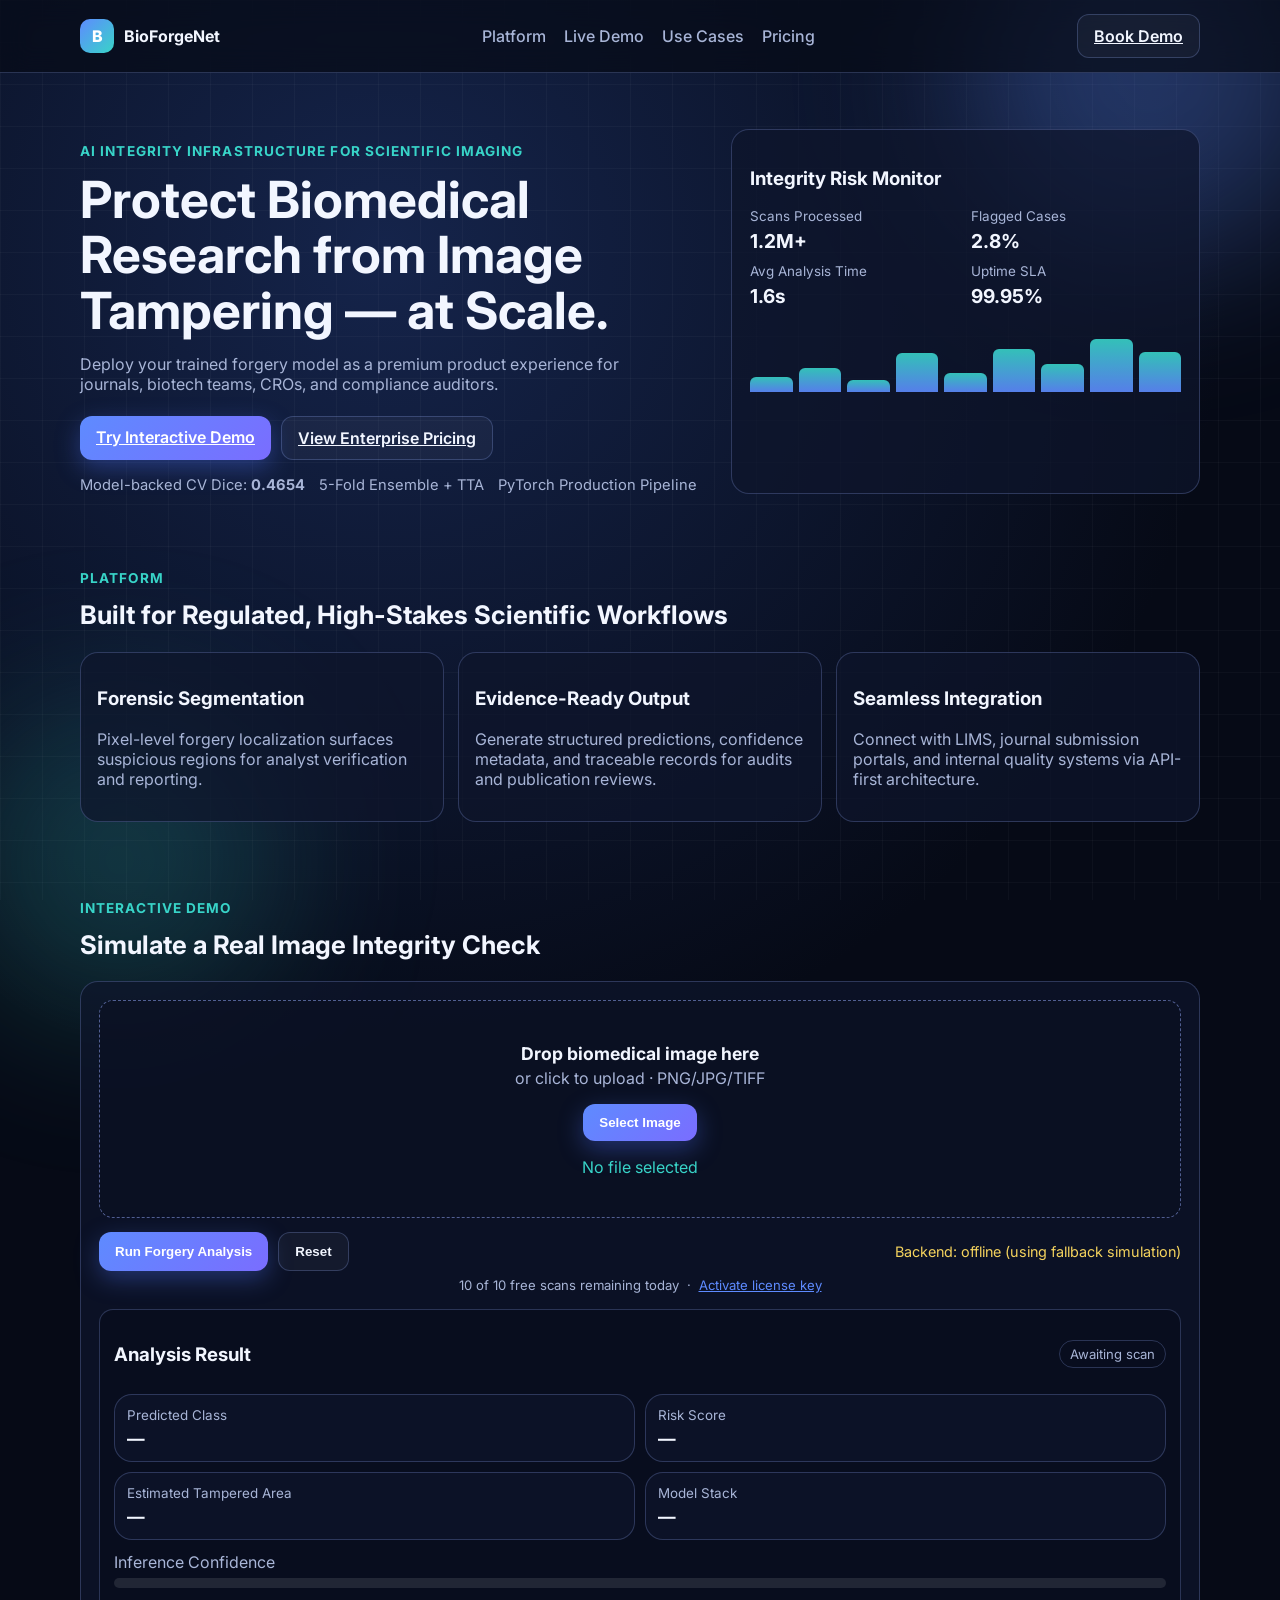
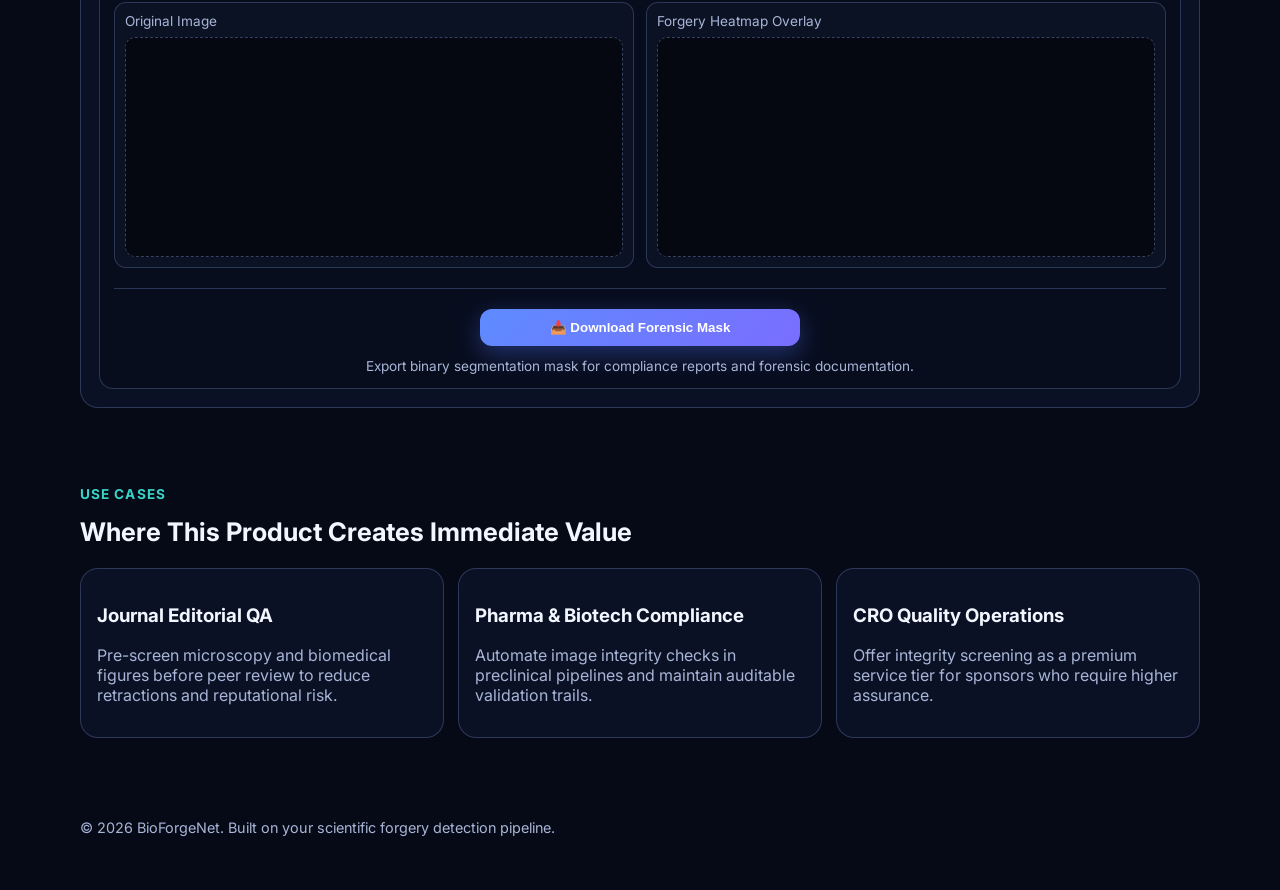
<file: website/index.html>
<!doctype html>
<html lang="en">
<head>
  <meta charset="UTF-8" />
  <meta name="viewport" content="width=device-width, initial-scale=1.0" />
  <meta name="api-base" content="https://ritambharam-bioforgenet-api.hf.space" />
  <title>BioForgeNet | Scientific Image Integrity Platform</title>
  <meta name="description" content="Enterprise-grade scientific image forgery detection for R&D, clinical publishing, and compliance teams." />
  <link rel="preconnect" href="https://fonts.googleapis.com">
  <link rel="preconnect" href="https://fonts.gstatic.com" crossorigin>
  <link href="https://fonts.googleapis.com/css2?family=Inter:wght@400;500;600;700;800&display=swap" rel="stylesheet">
  <link rel="stylesheet" href="styles.css" />
</head>
<body>
  <div class="bg-orb orb-1"></div>
  <div class="bg-orb orb-2"></div>
  <div class="bg-grid"></div>

  <header class="nav-wrap">
    <nav class="nav container">
      <div class="brand">
        <div class="brand-mark">B</div>
        <span>BioForgeNet</span>
      </div>
      <div class="nav-links">
        <a href="#platform">Platform</a>
        <a href="#demo">Live Demo</a>
        <a href="#use-cases">Use Cases</a>
        <a href="pricing.html">Pricing</a>
      </div>
      <a class="btn btn-ghost" href="book-demo.html">Book Demo</a>
    </nav>
  </header>

  <main>
    <section class="hero container">
      <div class="hero-copy">
        <p class="eyebrow">AI Integrity Infrastructure for Scientific Imaging</p>
        <h1>Protect Biomedical Research from Image Tampering — at Scale.</h1>
        <p class="subtext">Deploy your trained forgery model as a premium product experience for journals, biotech teams, CROs, and compliance auditors.</p>
        <div class="hero-cta">
          <a class="btn btn-primary" href="#demo">Try Interactive Demo</a>
          <a class="btn btn-ghost" href="pricing.html">View Enterprise Pricing</a>
        </div>
        <div class="trust-row">
          <span>Model-backed CV Dice: <strong>0.4654</strong></span>
          <span>5-Fold Ensemble + TTA</span>
          <span>PyTorch Production Pipeline</span>
        </div>
      </div>
      <aside class="hero-card">
        <h3>Integrity Risk Monitor</h3>
        <div class="metric-grid">
          <div>
            <p>Scans Processed</p>
            <h4>1.2M+</h4>
          </div>
          <div>
            <p>Flagged Cases</p>
            <h4>2.8%</h4>
          </div>
          <div>
            <p>Avg Analysis Time</p>
            <h4>1.6s</h4>
          </div>
          <div>
            <p>Uptime SLA</p>
            <h4>99.95%</h4>
          </div>
        </div>
        <div class="mini-chart" aria-hidden="true">
          <span style="height: 22%"></span><span style="height: 35%"></span><span style="height: 18%"></span>
          <span style="height: 56%"></span><span style="height: 28%"></span><span style="height: 62%"></span>
          <span style="height: 40%"></span><span style="height: 76%"></span><span style="height: 58%"></span>
        </div>
      </aside>
    </section>

    <section id="platform" class="container section">
      <div class="section-head">
        <p class="eyebrow">Platform</p>
        <h2>Built for Regulated, High-Stakes Scientific Workflows</h2>
      </div>
      <div class="feature-grid">
        <article class="feature-card">
          <h3>Forensic Segmentation</h3>
          <p>Pixel-level forgery localization surfaces suspicious regions for analyst verification and reporting.</p>
        </article>
        <article class="feature-card">
          <h3>Evidence-Ready Output</h3>
          <p>Generate structured predictions, confidence metadata, and traceable records for audits and publication reviews.</p>
        </article>
        <article class="feature-card">
          <h3>Seamless Integration</h3>
          <p>Connect with LIMS, journal submission portals, and internal quality systems via API-first architecture.</p>
        </article>
      </div>
    </section>

    <section id="demo" class="container section">
      <div class="section-head">
        <p class="eyebrow">Interactive Demo</p>
        <h2>Simulate a Real Image Integrity Check</h2>
      </div>
      <div class="demo-panel">
        <div class="upload-zone" id="uploadZone">
          <input id="fileInput" type="file" accept="image/*" hidden />
          <p class="upload-title">Drop biomedical image here</p>
          <p class="upload-sub">or click to upload · PNG/JPG/TIFF</p>
          <button class="btn btn-primary" id="uploadBtn">Select Image</button>
          <p id="fileName" class="file-name">No file selected</p>
        </div>

        <div class="demo-actions">
          <button class="btn btn-primary" id="analyzeBtn" disabled>Run Forgery Analysis</button>
          <button class="btn btn-ghost" id="resetBtn">Reset</button>
          <span class="api-status" id="apiStatus">Backend: checking...</span>
        </div>
        <p id="scanQuotaBar" style="font-size:.82rem;color:var(--muted);margin:6px 0 0;text-align:center;"></p>

        <div class="result-shell">
          <div class="result-header">
            <h3>Analysis Result</h3>
            <span class="pill" id="statusPill">Awaiting scan</span>
          </div>
          <div class="result-grid">
            <div class="result-card">
              <p>Predicted Class</p>
              <h4 id="predClass">—</h4>
            </div>
            <div class="result-card">
              <p>Risk Score</p>
              <h4 id="riskScore">—</h4>
            </div>
            <div class="result-card">
              <p>Estimated Tampered Area</p>
              <h4 id="tamperArea">—</h4>
            </div>
            <div class="result-card">
              <p>Model Stack</p>
              <h4 id="engineName">—</h4>
            </div>
          </div>
          <div class="progress-wrap">
            <label>Inference Confidence</label>
            <div class="progress-bar"><span id="confidenceBar"></span></div>
          </div>

          <div class="viz-grid">
            <div class="viz-card">
              <p>Original Image</p>
              <div class="viz-stage">
                <img id="originalPreview" alt="Original preview" />
              </div>
            </div>
            <div class="viz-card">
              <p>Forgery Heatmap Overlay</p>
              <div class="viz-stage viz-overlay-stage">
                <img id="overlayBase" alt="Overlay base" />
                <img id="overlayMask" class="mask-layer" alt="Predicted forgery mask" />
              </div>
            </div>
          </div>

          <div class="export-actions">
            <button class="btn btn-primary" id="downloadMaskBtn" disabled title="Download forensic mask as PNG for reports and compliance documentation">
              📥 Download Forensic Mask
            </button>
            <p class="export-hint">Export binary segmentation mask for compliance reports and forensic documentation.</p>
          </div>
        </div>
      </div>
    </section>

    <section id="use-cases" class="container section">
      <div class="section-head">
        <p class="eyebrow">Use Cases</p>
        <h2>Where This Product Creates Immediate Value</h2>
      </div>
      <div class="use-grid">
        <article>
          <h3>Journal Editorial QA</h3>
          <p>Pre-screen microscopy and biomedical figures before peer review to reduce retractions and reputational risk.</p>
        </article>
        <article>
          <h3>Pharma & Biotech Compliance</h3>
          <p>Automate image integrity checks in preclinical pipelines and maintain auditable validation trails.</p>
        </article>
        <article>
          <h3>CRO Quality Operations</h3>
          <p>Offer integrity screening as a premium service tier for sponsors who require higher assurance.</p>
        </article>
      </div>
    </section>
  </main>

  <footer class="footer container">
    <p>© 2026 BioForgeNet. Built on your scientific forgery detection pipeline.</p>
  </footer>

  <script src="script.js"></script>
</body>
</html>
</file>
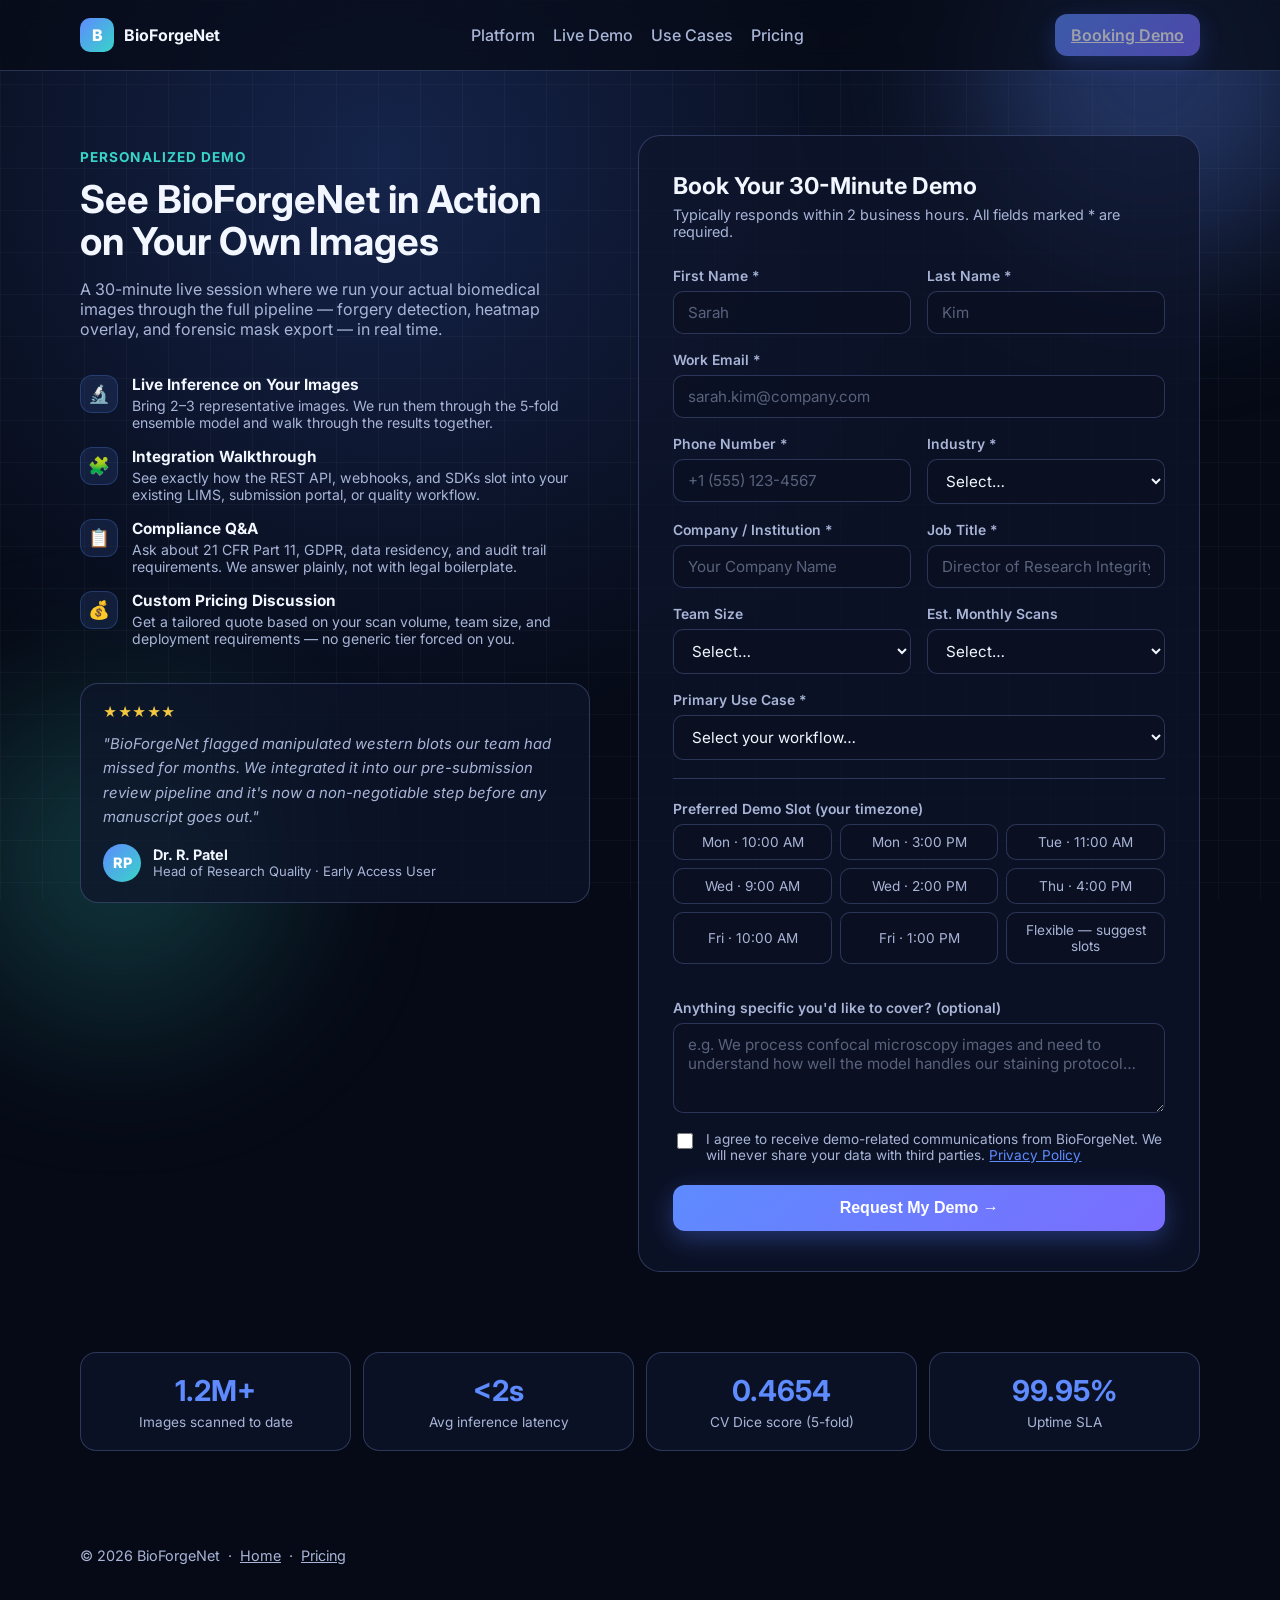
<file: website/book-demo.html>
<!doctype html>
<html lang="en">
<head>
  <meta charset="UTF-8" />
  <meta name="viewport" content="width=device-width, initial-scale=1.0" />
  <title>Book a Demo — BioForgeNet</title>
  <meta name="description" content="See BioForgeNet live with your own images. Book a 30-minute personalized demo with our team." />
  <link rel="preconnect" href="https://fonts.googleapis.com">
  <link rel="preconnect" href="https://fonts.gstatic.com" crossorigin>
  <link href="https://fonts.googleapis.com/css2?family=Inter:wght@400;500;600;700;800&display=swap" rel="stylesheet">
  <link rel="stylesheet" href="styles.css" />
  <style>
    /* ── Two-column layout ─────────────────────────────────────── */
    .demo-layout {
      display: grid;
      grid-template-columns: 1fr 1.1fr;
      gap: 48px;
      padding: 64px 0 80px;
      align-items: start;
    }

    /* ── Left panel ─────────────────────────────────────────────── */
    .demo-info h1 { margin: 10px 0 16px; font-size: clamp(1.9rem, 3vw, 2.8rem); line-height: 1.1; }
    .demo-info .subtext { margin-bottom: 36px; }

    .what-list {
      list-style: none;
      padding: 0;
      margin: 0 0 36px;
      display: flex;
      flex-direction: column;
      gap: 16px;
    }
    .what-list li {
      display: flex;
      align-items: flex-start;
      gap: 14px;
    }
    .what-icon {
      flex-shrink: 0;
      width: 38px; height: 38px;
      border-radius: 12px;
      display: grid;
      place-items: center;
      background: rgba(94,139,255,0.12);
      border: 1px solid rgba(94,139,255,0.25);
      font-size: 1.1rem;
    }
    .what-list h4 { margin: 0 0 3px; font-size: .96rem; }
    .what-list p { margin: 0; color: var(--muted); font-size: .88rem; }

    .social-proof {
      background: var(--panel);
      border: 1px solid var(--border);
      border-radius: 18px;
      padding: 20px 22px;
    }
    .social-proof blockquote {
      margin: 0 0 14px;
      font-size: .93rem;
      line-height: 1.65;
      font-style: italic;
      color: var(--muted);
    }
    .reviewer {
      display: flex;
      align-items: center;
      gap: 12px;
    }
    .reviewer-avatar {
      width: 38px; height: 38px;
      border-radius: 50%;
      background: linear-gradient(135deg, var(--primary), var(--accent));
      display: grid;
      place-items: center;
      font-weight: 800;
      color: #fff;
      font-size: .9rem;
    }
    .reviewer-name { font-weight: 700; font-size: .9rem; }
    .reviewer-role { color: var(--muted); font-size: .82rem; }
    .star-row { color: #f4c842; font-size: .85rem; margin-bottom: 12px; letter-spacing: .04em; }

    /* ── Form card ───────────────────────────────────────────────── */
    .form-card {
      background: var(--panel);
      border: 1px solid var(--border);
      border-radius: 22px;
      padding: 36px 34px 40px;
    }
    .form-card h2 { margin: 0 0 6px; font-size: 1.45rem; }
    .form-card .form-sub { color: var(--muted); font-size: .9rem; margin: 0 0 28px; }

    .form-row { display: grid; grid-template-columns: 1fr 1fr; gap: 16px; }
    .form-group { display: flex; flex-direction: column; gap: 7px; margin-bottom: 18px; }
    .form-group label { font-size: .87rem; font-weight: 600; color: var(--muted); }
    .form-group input,
    .form-group select,
    .form-group textarea {
      background: rgba(10,16,34,0.7);
      border: 1px solid var(--border);
      border-radius: 10px;
      color: var(--text);
      font-family: inherit;
      font-size: .95rem;
      padding: 11px 14px;
      outline: none;
      transition: border-color .2s;
      width: 100%;
    }
    .form-group input:focus,
    .form-group select:focus,
    .form-group textarea:focus {
      border-color: var(--primary);
      box-shadow: 0 0 0 3px rgba(94,139,255,0.12);
    }
    .form-group select option { background: #121b35; }
    .form-group textarea { resize: vertical; min-height: 90px; }
    .form-group input::placeholder,
    .form-group textarea::placeholder { color: rgba(168,181,215,0.5); }

    .form-divider { border: none; border-top: 1px solid var(--border); margin: 6px 0 22px; }

    .slot-grid {
      display: grid;
      grid-template-columns: repeat(3, 1fr);
      gap: 8px;
      margin-bottom: 18px;
    }
    .slot-btn {
      background: rgba(10,16,34,0.7);
      border: 1px solid var(--border);
      border-radius: 10px;
      color: var(--muted);
      font-family: inherit;
      font-size: .85rem;
      padding: 9px 6px;
      cursor: pointer;
      text-align: center;
      transition: .2s;
    }
    .slot-btn:hover { border-color: var(--primary); color: var(--text); }
    .slot-btn.selected { border-color: var(--primary); background: rgba(94,139,255,0.14); color: var(--text); }

    .consent-row {
      display: flex;
      gap: 10px;
      align-items: flex-start;
      margin-bottom: 22px;
      font-size: .85rem;
      color: var(--muted);
    }
    .consent-row input[type="checkbox"] { margin-top: 2px; flex-shrink: 0; accent-color: var(--primary); width: 16px; height: 16px; }
    .consent-row a { color: var(--primary); }

    .submit-btn {
      width: 100%;
      padding: 14px;
      font-size: 1rem;
      border-radius: 12px;
    }

    /* ── Success state ───────────────────────────────────────────── */
    .success-state {
      display: none;
      text-align: center;
      padding: 40px 20px;
    }
    .success-icon {
      width: 72px; height: 72px;
      border-radius: 50%;
      background: rgba(40,208,122,0.14);
      border: 2px solid var(--ok);
      display: grid;
      place-items: center;
      font-size: 2rem;
      margin: 0 auto 20px;
    }
    .success-state h3 { margin: 0 0 10px; }
    .success-state p { color: var(--muted); max-width: 36ch; margin: 0 auto 24px; }

    /* ── Logos row ───────────────────────────────────────────────── */
    .logos-section {
      text-align: center;
      padding: 8px 0 56px;
    }
    .logos-section p { color: var(--muted); font-size: .85rem; margin-bottom: 20px; }
    .logos-row {
      display: flex;
      gap: 32px;
      justify-content: center;
      align-items: center;
      flex-wrap: wrap;
    }
    .logo-pill {
      background: var(--panel);
      border: 1px solid var(--border);
      border-radius: 12px;
      padding: 10px 22px;
      color: var(--muted);
      font-size: .85rem;
      font-weight: 600;
      letter-spacing: .04em;
    }

    /* ── Stats strip ─────────────────────────────────────────────── */
    .stats-strip {
      display: grid;
      grid-template-columns: repeat(4, 1fr);
      gap: 12px;
      margin-bottom: 48px;
    }
    .stat-card {
      background: var(--panel);
      border: 1px solid var(--border);
      border-radius: 16px;
      padding: 20px;
      text-align: center;
    }
    .stat-card h3 { margin: 0 0 6px; font-size: 1.8rem; color: var(--primary); }
    .stat-card p { margin: 0; color: var(--muted); font-size: .85rem; }

    @media (max-width: 920px) {
      .demo-layout { grid-template-columns: 1fr; gap: 32px; }
      .form-row { grid-template-columns: 1fr; }
      .stats-strip { grid-template-columns: repeat(2, 1fr); }
      .slot-grid { grid-template-columns: repeat(2, 1fr); }
    }
  </style>
</head>
<body>
  <div class="bg-orb orb-1"></div>
  <div class="bg-orb orb-2"></div>
  <div class="bg-grid"></div>

  <header class="nav-wrap">
    <nav class="nav container">
      <a class="brand" href="index.html" style="text-decoration:none;color:inherit;">
        <div class="brand-mark">B</div>
        <span>BioForgeNet</span>
      </a>
      <div class="nav-links">
        <a href="index.html#platform">Platform</a>
        <a href="index.html#demo">Live Demo</a>
        <a href="index.html#use-cases">Use Cases</a>
        <a href="pricing.html">Pricing</a>
      </div>
      <a class="btn btn-primary" href="book-demo.html" style="pointer-events:none;opacity:.6;">Booking Demo</a>
    </nav>
  </header>

  <main>
    <div class="container demo-layout">

      <!-- ── Left: Info ──────────────────────────────────────────── -->
      <div class="demo-info">
        <p class="eyebrow">Personalized Demo</p>
        <h1>See BioForgeNet in Action on Your Own Images</h1>
        <p class="subtext">A 30-minute live session where we run your actual biomedical images through the full pipeline — forgery detection, heatmap overlay, and forensic mask export — in real time.</p>

        <ul class="what-list">
          <li>
            <div class="what-icon">🔬</div>
            <div>
              <h4>Live Inference on Your Images</h4>
              <p>Bring 2–3 representative images. We run them through the 5-fold ensemble model and walk through the results together.</p>
            </div>
          </li>
          <li>
            <div class="what-icon">🧩</div>
            <div>
              <h4>Integration Walkthrough</h4>
              <p>See exactly how the REST API, webhooks, and SDKs slot into your existing LIMS, submission portal, or quality workflow.</p>
            </div>
          </li>
          <li>
            <div class="what-icon">📋</div>
            <div>
              <h4>Compliance Q&A</h4>
              <p>Ask about 21 CFR Part 11, GDPR, data residency, and audit trail requirements. We answer plainly, not with legal boilerplate.</p>
            </div>
          </li>
          <li>
            <div class="what-icon">💰</div>
            <div>
              <h4>Custom Pricing Discussion</h4>
              <p>Get a tailored quote based on your scan volume, team size, and deployment requirements — no generic tier forced on you.</p>
            </div>
          </li>
        </ul>

        <div class="social-proof">
          <div class="star-row">★★★★★</div>
          <blockquote>"BioForgeNet flagged manipulated western blots our team had missed for months. We integrated it into our pre-submission review pipeline and it's now a non-negotiable step before any manuscript goes out."</blockquote>
          <div class="reviewer">
            <div class="reviewer-avatar">RP</div>
            <div>
              <div class="reviewer-name">Dr. R. Patel</div>
              <div class="reviewer-role">Head of Research Quality · Early Access User</div>
            </div>
          </div>
        </div>
      </div>

      <!-- ── Right: Form ─────────────────────────────────────────── -->
      <div class="form-card" id="formCard">
        <h2>Book Your 30-Minute Demo</h2>
        <p class="form-sub">Typically responds within 2 business hours. All fields marked * are required.</p>

        <form id="demoForm" onsubmit="handleSubmit(event)" novalidate>
          <div class="form-row">
            <div class="form-group">
              <label for="firstName">First Name *</label>
              <input type="text" id="firstName" name="firstName" placeholder="Sarah" required />
            </div>
            <div class="form-group">
              <label for="lastName">Last Name *</label>
              <input type="text" id="lastName" name="lastName" placeholder="Kim" required />
            </div>
          </div>

          <div class="form-group">
            <label for="workEmail">Work Email *</label>
            <input type="email" id="workEmail" name="workEmail" placeholder="sarah.kim@company.com" required />
          </div>

          <div class="form-row">
            <div class="form-group">
              <label for="phone">Phone Number *</label>
              <input type="tel" id="phone" name="phone" placeholder="+1 (555) 123-4567" required />
            </div>
            <div class="form-group">
              <label for="industry">Industry *</label>
              <select id="industry" name="industry" required>
                <option value="">Select…</option>
                <option>Pharmaceutical / Biotech</option>
                <option>Academic / Research</option>
                <option>Clinical Laboratory</option>
                <option>Publishing / Journal</option>
                <option>Contract Research Organization</option>
                <option>Regulatory / Government</option>
                <option>Other</option>
              </select>
            </div>
          </div>

          <div class="form-row">
            <div class="form-group">
              <label for="company">Company / Institution *</label>
              <input type="text" id="company" name="company" placeholder="Your Company Name" required />
            </div>
            <div class="form-group">
              <label for="jobTitle">Job Title *</label>
              <input type="text" id="jobTitle" name="jobTitle" placeholder="Director of Research Integrity" required />
            </div>
          </div>

          <div class="form-row">
            <div class="form-group">
              <label for="teamSize">Team Size</label>
              <select id="teamSize" name="teamSize">
                <option value="">Select…</option>
                <option>1–5 people</option>
                <option>6–25 people</option>
                <option>26–100 people</option>
                <option>100+ people</option>
              </select>
            </div>
            <div class="form-group">
              <label for="monthlyScans">Est. Monthly Scans</label>
              <select id="monthlyScans" name="monthlyScans">
                <option value="">Select…</option>
                <option>Under 100</option>
                <option>100–500</option>
                <option>500–5,000</option>
                <option>5,000–50,000</option>
                <option>50,000+</option>
              </select>
            </div>
          </div>

          <div class="form-group">
            <label for="useCase">Primary Use Case *</label>
            <select id="useCase" name="useCase" required>
              <option value="">Select your workflow…</option>
              <option>Journal / Publisher — pre-review figure screening</option>
              <option>Pharma / Biotech — preclinical compliance pipeline</option>
              <option>CRO — quality operations &amp; sponsor reporting</option>
              <option>Academic Lab — pre-submission self-audit</option>
              <option>Regulatory / Audit — third-party investigation</option>
              <option>Other / Not sure yet</option>
            </select>
          </div>

          <hr class="form-divider" />

          <div class="form-group">
            <label>Preferred Demo Slot (your timezone)</label>
            <div class="slot-grid" id="slotGrid">
              <button type="button" class="slot-btn" onclick="selectSlot(this)">Mon · 10:00 AM</button>
              <button type="button" class="slot-btn" onclick="selectSlot(this)">Mon · 3:00 PM</button>
              <button type="button" class="slot-btn" onclick="selectSlot(this)">Tue · 11:00 AM</button>
              <button type="button" class="slot-btn" onclick="selectSlot(this)">Wed · 9:00 AM</button>
              <button type="button" class="slot-btn" onclick="selectSlot(this)">Wed · 2:00 PM</button>
              <button type="button" class="slot-btn" onclick="selectSlot(this)">Thu · 4:00 PM</button>
              <button type="button" class="slot-btn" onclick="selectSlot(this)">Fri · 10:00 AM</button>
              <button type="button" class="slot-btn" onclick="selectSlot(this)">Fri · 1:00 PM</button>
              <button type="button" class="slot-btn" onclick="selectSlot(this)">Flexible — suggest slots</button>
            </div>
          </div>

          <div class="form-group">
            <label for="message">Anything specific you'd like to cover? (optional)</label>
            <textarea id="message" name="message" placeholder="e.g. We process confocal microscopy images and need to understand how well the model handles our staining protocol…"></textarea>
          </div>

          <div class="consent-row">
            <input type="checkbox" id="consent" required />
            <label for="consent">I agree to receive demo-related communications from BioForgeNet. We will never share your data with third parties. <a href="#">Privacy Policy</a></label>
          </div>

          <button type="submit" class="btn btn-primary submit-btn" id="submitBtn">
            Request My Demo →
          </button>
        </form>

        <!-- Success state -->
        <div class="success-state" id="successState">
          <div class="success-icon">✓</div>
          <h3>Request Received!</h3>
          <p>We'll send you a calendar invite to your work email within 2 business hours.</p>
          <a href="index.html#demo" class="btn btn-primary" style="display:inline-block;margin-top:4px;">Try the Live Demo Now</a>
        </div>
      </div>

    </div>

    <!-- ── Stats strip ───────────────────────────────────────────── -->
    <section class="container">
      <div class="stats-strip">
        <div class="stat-card">
          <h3>1.2M+</h3>
          <p>Images scanned to date</p>
        </div>
        <div class="stat-card">
          <h3>&lt;2s</h3>
          <p>Avg inference latency</p>
        </div>
        <div class="stat-card">
          <h3>0.4654</h3>
          <p>CV Dice score (5-fold)</p>
        </div>
        <div class="stat-card">
          <h3>99.95%</h3>
          <p>Uptime SLA</p>
        </div>
      </div>
    </section>

  </main>

  <footer class="footer container">
    <p>© 2026 BioForgeNet &nbsp;·&nbsp; <a href="index.html" style="color:var(--muted);">Home</a> &nbsp;·&nbsp; <a href="pricing.html" style="color:var(--muted);">Pricing</a></p>
  </footer>

  <script>
    let selectedSlot = null;

    function selectSlot(btn) {
      document.querySelectorAll('.slot-btn').forEach(b => b.classList.remove('selected'));
      btn.classList.add('selected');
      selectedSlot = btn.textContent;
    }

    async function handleSubmit(e) {
      e.preventDefault();
      const form = document.getElementById('demoForm');
      const btn  = document.getElementById('submitBtn');

      // Basic validation
      const required = form.querySelectorAll('[required]');
      let valid = true;
      required.forEach(el => {
        if (!el.value.trim() || (el.type === 'checkbox' && !el.checked)) {
          el.style.borderColor = 'var(--danger)';
          valid = false;
        } else {
          el.style.borderColor = '';
        }
      });
      if (!valid) {
        btn.textContent = 'Please fill required fields';
        setTimeout(() => { btn.textContent = 'Request My Demo →'; }, 2000);
        return;
      }

      btn.textContent = 'Sending…';
      btn.disabled = true;

      // Get API base from meta tag or use production URL
      const apiBase = document.querySelector('meta[name="api-base"]')?.content || 'https://bioforgenet-api.onrender.com';

      // Build payload
      const additionalInfo = [
        `Job Title: ${document.getElementById('jobTitle').value}`,
        `Monthly Scans: ${document.getElementById('monthlyScans').value || 'Not specified'}`,
        `Preferred Slot: ${selectedSlot || 'Not specified'}`,
      ].filter(x => x).join('\n');

      const payload = {
        company_name: document.getElementById('company').value,
        first_name: document.getElementById('firstName').value,
        last_name: document.getElementById('lastName').value,
        email: document.getElementById('workEmail').value,
        phone: document.getElementById('phone').value,
        industry: document.getElementById('industry').value,
        company_size: document.getElementById('teamSize').value || 'Not specified',
        use_case: document.getElementById('useCase').value,
        message: [
          additionalInfo,
          document.getElementById('message').value,
        ].filter(x => x).join('\n\n'),
      };

      const fallbackEndpoint = 'https://formspree.io/f/mojkwezo';

      async function submitViaFormspree() {
        const summary = [
          `Company: ${payload.company_name}`,
          `Name: ${payload.first_name} ${payload.last_name}`,
          `Email: ${payload.email}`,
          `Phone: ${payload.phone}`,
          `Industry: ${payload.industry}`,
          `Company Size: ${payload.company_size}`,
          `Use Case: ${payload.use_case || 'Not specified'}`,
          ``,
          `Message:`,
          payload.message || 'None',
        ].join('\n');
        const formspreePayload = {
          'Company': payload.company_name,
          'Name': `${payload.first_name} ${payload.last_name}`,
          'Email': payload.email,
          'Phone': payload.phone,
          'Industry': payload.industry,
          'Company Size': payload.company_size,
          'Use Case': payload.use_case || 'Not specified',
          'Message': payload.message || 'None',
          _subject: `New BioForgeNet Demo Request — ${payload.company_name}`,
          _replyto: payload.email,
          message: summary,
        };

        const fallbackRes = await fetch(fallbackEndpoint, {
          method: 'POST',
          headers: { 'Accept': 'application/json', 'Content-Type': 'application/json' },
          body: JSON.stringify(formspreePayload),
        });

        if (!fallbackRes.ok) {
          throw new Error(`Fallback submit failed (status ${fallbackRes.status})`);
        }
      }

      try {
        const res = await fetch(`${apiBase}/api/book-demo`, {
          method:  'POST',
          headers: { 'Content-Type': 'application/json' },
          body:    JSON.stringify(payload),
        });

        const data = await res.json().catch(() => ({}));
        const apiAccepted = data.success === true || (res.ok && typeof data.success === 'undefined');
        const emailConfirmed = data.email_sent === true;

        if (apiAccepted) {
          let fallbackSent = false;
          if (!emailConfirmed) {
            try {
              await submitViaFormspree();
              fallbackSent = true;
            } catch (fallbackErr) {
              console.error('Fallback submit error after accepted API request:', fallbackErr);
            }
          }

          document.getElementById('demoForm').style.display = 'none';
          const s = document.getElementById('successState');
          s.style.display = 'block';
          s.querySelector('p').textContent = emailConfirmed
            ? `Your demo request has been received! We'll send a calendar invite to ${payload.email} within 2 business hours.`
            : fallbackSent
              ? `Your demo request has been received! Our team will contact you at ${payload.email} within 2 business hours.`
              : `Your demo request has been received and saved, but email delivery is temporarily unavailable. Please also email us at kartikeymalkanitablet@gmail.com for fastest scheduling.`;
        } else {
          throw new Error(data.message || `Status ${res.status}`);
        }
      } catch (err) {
        try {
          await submitViaFormspree();
          document.getElementById('demoForm').style.display = 'none';
          const s = document.getElementById('successState');
          s.style.display = 'block';
          s.querySelector('p').textContent =
            `Your demo request has been received! We'll send a calendar invite to ${payload.email} within 2 business hours.`;
        } catch (fallbackErr) {
          console.error('Demo request error:', err);
          console.error('Fallback submit error:', fallbackErr);
          btn.disabled = false;
          btn.textContent = 'Request My Demo →';
          alert(`Error: ${(fallbackErr && fallbackErr.message) || err.message}\n\nPlease try again or email us at kartikeymalkanitablet@gmail.com`);
        }
      }
    }
  </script>
</body>
</html>
</file>
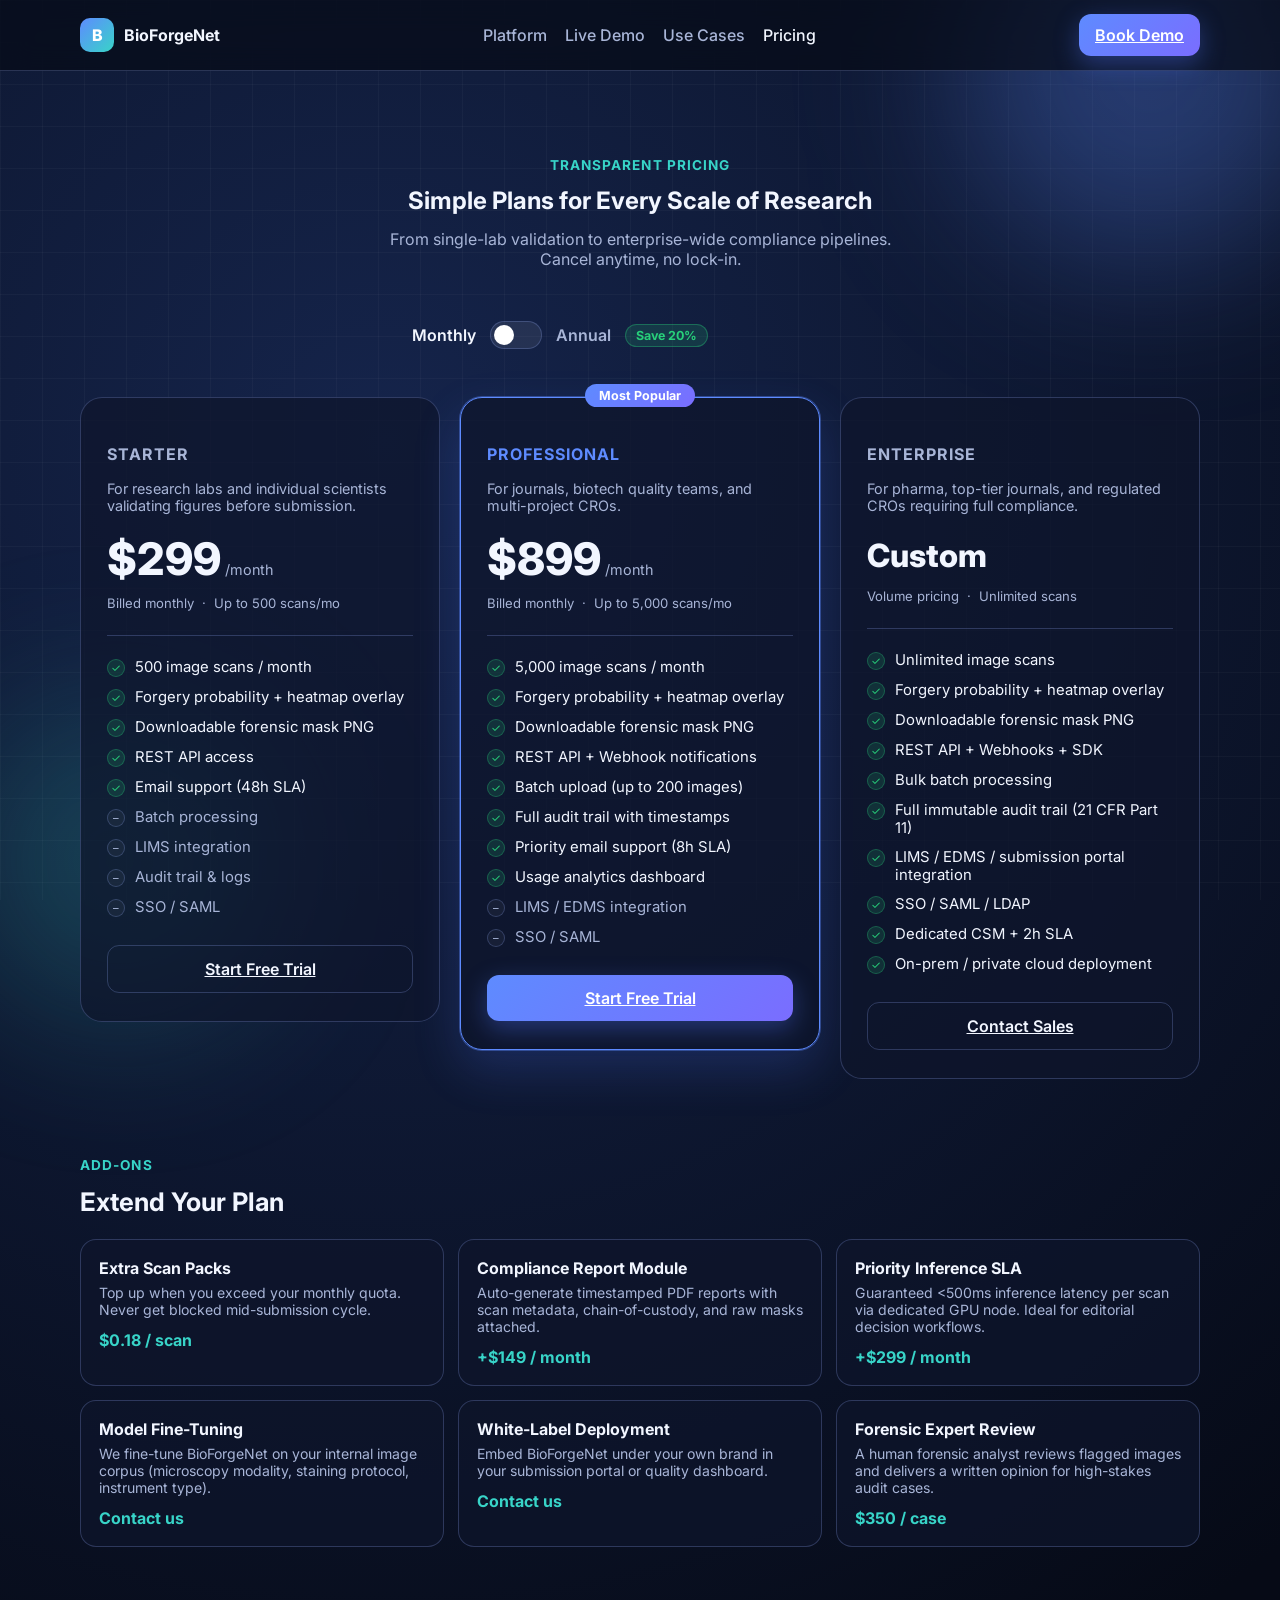
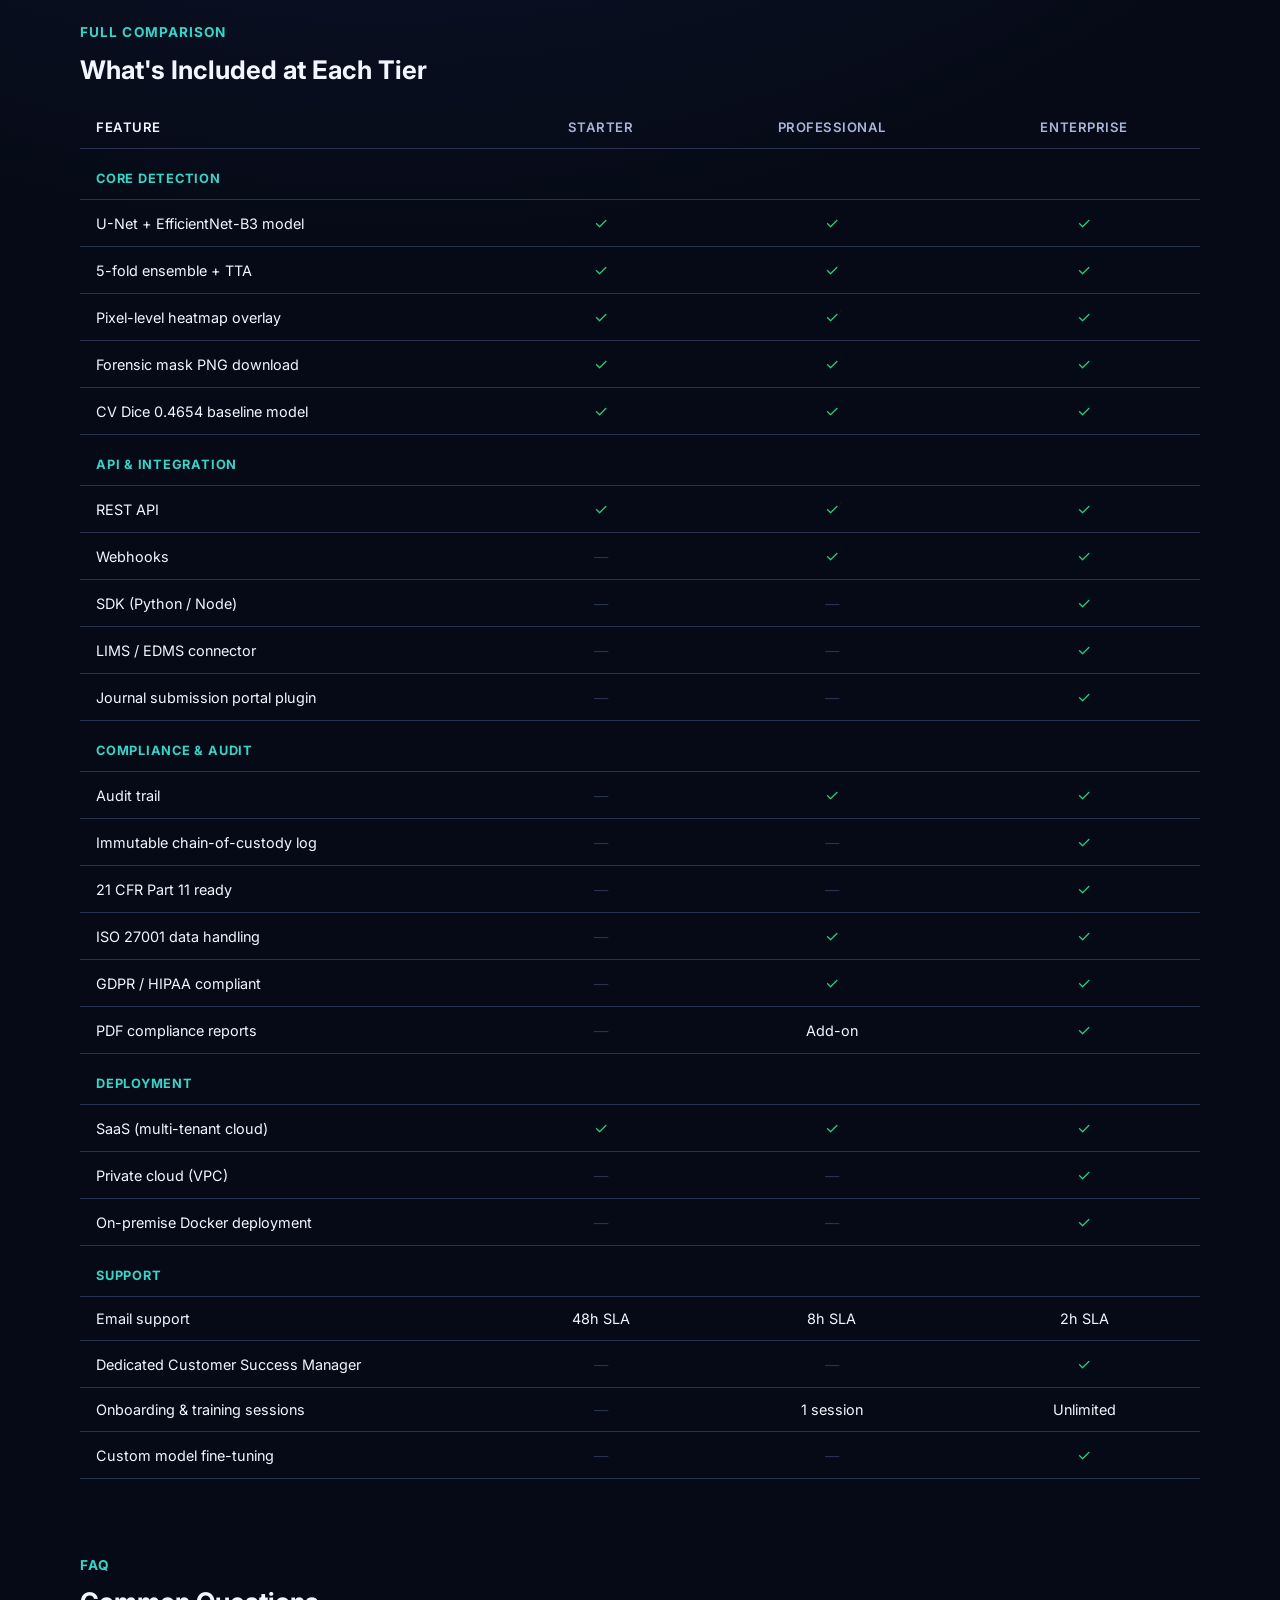
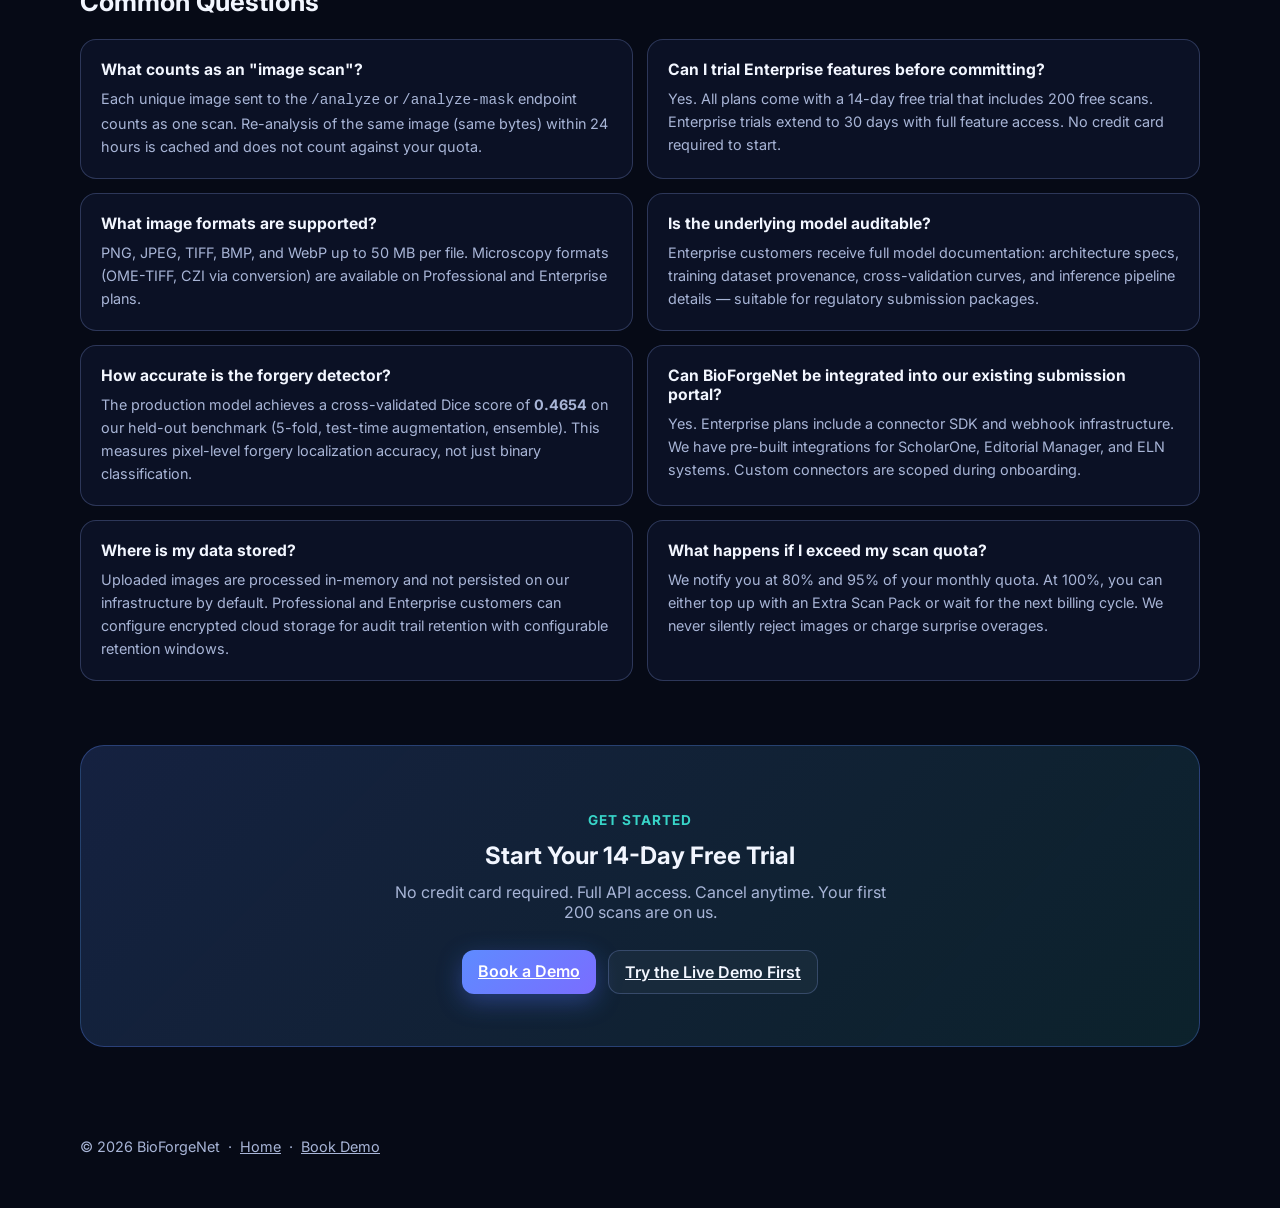
<file: website/pricing.html>
<!doctype html>
<html lang="en">
<head>
  <meta charset="UTF-8" />
  <meta name="viewport" content="width=device-width, initial-scale=1.0" />
  <title>Pricing — BioForgeNet</title>
  <meta name="description" content="Transparent, usage-based pricing for scientific image integrity teams. From early-stage labs to global CROs." />
  <link rel="preconnect" href="https://fonts.googleapis.com">
  <link rel="preconnect" href="https://fonts.gstatic.com" crossorigin>
  <link href="https://fonts.googleapis.com/css2?family=Inter:wght@400;500;600;700;800&display=swap" rel="stylesheet">
  <link rel="stylesheet" href="styles.css" />
  <style>
    /* ── Page-level extras ─────────────────────────────────────────── */
    .page-hero {
      padding: 72px 0 20px;
      text-align: center;
    }
    .page-hero h1 { margin: 10px 0 14px; }
    .page-hero .subtext { max-width: 54ch; margin: 0 auto; }

    /* ── Toggle ────────────────────────────────────────────────────── */
    .billing-toggle {
      display: flex;
      align-items: center;
      justify-content: center;
      gap: 14px;
      margin: 32px 0 48px;
      font-weight: 600;
    }
    .toggle-track {
      width: 52px; height: 28px;
      background: rgba(255,255,255,0.08);
      border: 1px solid var(--border);
      border-radius: 999px;
      position: relative;
      cursor: pointer;
      transition: background .2s;
    }
    .toggle-track.annual { background: linear-gradient(135deg, var(--primary), #7a6dff); }
    .toggle-thumb {
      position: absolute;
      top: 3px; left: 3px;
      width: 20px; height: 20px;
      border-radius: 50%;
      background: #fff;
      transition: transform .2s;
    }
    .toggle-track.annual .toggle-thumb { transform: translateX(24px); }
    .toggle-label { color: var(--muted); cursor: pointer; user-select: none; }
    .toggle-label.active { color: var(--text); }
    .save-badge {
      background: rgba(40,208,122,0.15);
      border: 1px solid rgba(40,208,122,0.35);
      color: var(--ok);
      border-radius: 999px;
      padding: 3px 10px;
      font-size: .78rem;
      font-weight: 700;
    }

    /* ── Plans grid ─────────────────────────────────────────────────── */
    .plans-grid {
      display: grid;
      grid-template-columns: repeat(3, 1fr);
      gap: 20px;
      align-items: start;
    }
    .plan-card {
      background: var(--panel);
      border: 1px solid var(--border);
      border-radius: 22px;
      padding: 30px 26px 28px;
      position: relative;
      transition: transform .2s, box-shadow .2s;
    }
    .plan-card:hover { transform: translateY(-4px); box-shadow: 0 24px 60px rgba(0,0,0,0.35); }
    .plan-card.featured {
      border-color: var(--primary);
      box-shadow: 0 0 0 1px rgba(94,139,255,0.4), 0 20px 48px rgba(80,118,255,0.2);
    }
    .featured-badge {
      position: absolute;
      top: -14px; left: 50%;
      transform: translateX(-50%);
      background: linear-gradient(135deg, var(--primary), #7a6dff);
      color: #fff;
      font-size: .78rem;
      font-weight: 700;
      padding: 4px 14px;
      border-radius: 999px;
      white-space: nowrap;
    }

    .plan-name { font-size: 1rem; font-weight: 700; color: var(--muted); text-transform: uppercase; letter-spacing: .06em; }
    .plan-tagline { color: var(--muted); font-size: .9rem; margin: 6px 0 22px; min-height: 2.4em; }

    .plan-price { display: flex; align-items: baseline; gap: 4px; margin-bottom: 4px; }
    .price-amount { font-size: 2.8rem; font-weight: 800; line-height: 1; }
    .price-period { color: var(--muted); font-size: .9rem; }
    .price-note { color: var(--muted); font-size: .82rem; min-height: 1.2em; margin-bottom: 24px; }

    .plan-divider { border: none; border-top: 1px solid var(--border); margin: 0 0 22px; }

    .plan-features { list-style: none; padding: 0; margin: 0 0 28px; display: flex; flex-direction: column; gap: 11px; }
    .plan-features li { display: flex; align-items: flex-start; gap: 10px; font-size: .93rem; }
    .plan-features li .icon { flex-shrink: 0; width: 18px; height: 18px; border-radius: 50%; display: grid; place-items: center; font-size: .7rem; margin-top: 1px; }
    .icon-ok  { background: rgba(40,208,122,0.15); color: var(--ok); border: 1px solid rgba(40,208,122,0.3); }
    .icon-no  { background: rgba(255,255,255,0.04); color: var(--muted); border: 1px solid var(--border); }
    .plan-features li.muted-feat { color: var(--muted); }

    .plan-cta { width: 100%; }
    .btn-outline {
      background: transparent;
      border: 1px solid var(--border);
      color: var(--text);
    }
    .btn-outline:hover { border-color: var(--primary); color: var(--primary); }

    /* ── Add-ons ─────────────────────────────────────────────────────── */
    .addons-grid {
      display: grid;
      grid-template-columns: repeat(3, 1fr);
      gap: 14px;
    }
    .addon-card {
      background: var(--panel);
      border: 1px solid var(--border);
      border-radius: 16px;
      padding: 18px;
    }
    .addon-card h4 { margin: 0 0 6px; font-size: 1rem; }
    .addon-card p { color: var(--muted); font-size: .88rem; margin: 0 0 12px; }
    .addon-price { font-weight: 700; color: var(--accent); }

    /* ── Compare table ───────────────────────────────────────────────── */
    .compare-wrap { overflow-x: auto; }
    .compare-table {
      width: 100%;
      border-collapse: collapse;
      font-size: .9rem;
    }
    .compare-table th, .compare-table td {
      padding: 13px 16px;
      text-align: center;
      border-bottom: 1px solid var(--border);
    }
    .compare-table th { color: var(--muted); font-weight: 600; font-size: .82rem; letter-spacing: .04em; text-transform: uppercase; }
    .compare-table td:first-child, .compare-table th:first-child { text-align: left; color: var(--text); }
    .compare-table tr:hover td { background: rgba(255,255,255,0.02); }
    .compare-table .section-row td {
      color: var(--accent);
      font-size: .8rem;
      font-weight: 700;
      text-transform: uppercase;
      letter-spacing: .06em;
      padding-top: 22px;
      background: transparent;
    }
    .chk { color: var(--ok); font-size: 1rem; }
    .dash { color: var(--border); }

    /* ── FAQ ──────────────────────────────────────────────────────────── */
    .faq-grid { display: grid; grid-template-columns: 1fr 1fr; gap: 14px; }
    .faq-card {
      background: var(--panel);
      border: 1px solid var(--border);
      border-radius: 16px;
      padding: 20px;
    }
    .faq-card h4 { margin: 0 0 8px; font-size: .98rem; }
    .faq-card p { margin: 0; color: var(--muted); font-size: .9rem; line-height: 1.6; }

    /* ── CTA banner ───────────────────────────────────────────────────── */
    .cta-banner {
      background: linear-gradient(135deg, rgba(94,139,255,0.18), rgba(56,212,200,0.12));
      border: 1px solid rgba(94,139,255,0.3);
      border-radius: 24px;
      padding: 52px 40px;
      text-align: center;
      margin-bottom: 10px;
    }
    .cta-banner h2 { margin: 10px 0 12px; }
    .cta-banner .subtext { margin: 0 auto 28px; max-width: 52ch; }
    .cta-banner .btn-row { display: flex; gap: 12px; justify-content: center; flex-wrap: wrap; }

    /* ── Responsive ──────────────────────────────────────────────────── */
    @media (max-width: 920px) {
      .plans-grid, .addons-grid, .faq-grid { grid-template-columns: 1fr; }
    }
  </style>
</head>
<body>
  <div class="bg-orb orb-1"></div>
  <div class="bg-orb orb-2"></div>
  <div class="bg-grid"></div>

  <header class="nav-wrap">
    <nav class="nav container">
      <a class="brand" href="index.html" style="text-decoration:none;color:inherit;">
        <div class="brand-mark">B</div>
        <span>BioForgeNet</span>
      </a>
      <div class="nav-links">
        <a href="index.html#platform">Platform</a>
        <a href="index.html#demo">Live Demo</a>
        <a href="index.html#use-cases">Use Cases</a>
        <a href="pricing.html" style="color:var(--text);">Pricing</a>
      </div>
      <a class="btn btn-primary" href="book-demo.html">Book Demo</a>
    </nav>
  </header>

  <main>
    <!-- ── Hero ─────────────────────────────────────────────────── -->
    <section class="page-hero container">
      <p class="eyebrow">Transparent Pricing</p>
      <h1>Simple Plans for Every Scale of Research</h1>
      <p class="subtext">From single-lab validation to enterprise-wide compliance pipelines. Cancel anytime, no lock-in.</p>
    </section>

    <!-- ── Billing toggle ───────────────────────────────────────── -->
    <div class="billing-toggle container">
      <span class="toggle-label active" id="monthlyLabel">Monthly</span>
      <div class="toggle-track" id="billingToggle" onclick="switchBilling()">
        <div class="toggle-thumb"></div>
      </div>
      <span class="toggle-label" id="annualLabel">Annual</span>
      <span class="save-badge">Save 20%</span>
    </div>

    <!-- ── Plans ────────────────────────────────────────────────── -->
    <section class="container section" style="padding-top:0;">
      <div class="plans-grid">

        <!-- Starter -->
        <div class="plan-card">
          <p class="plan-name">Starter</p>
          <p class="plan-tagline">For research labs and individual scientists validating figures before submission.</p>
          <div class="plan-price">
            <span class="price-amount" data-monthly="299" data-annual="239">$299</span>
            <span class="price-period">/month</span>
          </div>
          <p class="price-note" id="starterNote">Billed monthly &nbsp;·&nbsp; Up to 500 scans/mo</p>
          <hr class="plan-divider" />
          <ul class="plan-features">
            <li><span class="icon icon-ok">✓</span>500 image scans / month</li>
            <li><span class="icon icon-ok">✓</span>Forgery probability + heatmap overlay</li>
            <li><span class="icon icon-ok">✓</span>Downloadable forensic mask PNG</li>
            <li><span class="icon icon-ok">✓</span>REST API access</li>
            <li><span class="icon icon-ok">✓</span>Email support (48h SLA)</li>
            <li class="muted-feat"><span class="icon icon-no">–</span>Batch processing</li>
            <li class="muted-feat"><span class="icon icon-no">–</span>LIMS integration</li>
            <li class="muted-feat"><span class="icon icon-no">–</span>Audit trail &amp; logs</li>
            <li class="muted-feat"><span class="icon icon-no">–</span>SSO / SAML</li>
          </ul>
          <a href="book-demo.html" class="btn btn-outline plan-cta" style="display:block;text-align:center;padding:13px;">Start Free Trial</a>
        </div>

        <!-- Professional (featured) -->
        <div class="plan-card featured">
          <div class="featured-badge">Most Popular</div>
          <p class="plan-name" style="color:var(--primary);">Professional</p>
          <p class="plan-tagline">For journals, biotech quality teams, and multi-project CROs.</p>
          <div class="plan-price">
            <span class="price-amount" data-monthly="899" data-annual="719">$899</span>
            <span class="price-period">/month</span>
          </div>
          <p class="price-note" id="proNote">Billed monthly &nbsp;·&nbsp; Up to 5,000 scans/mo</p>
          <hr class="plan-divider" />
          <ul class="plan-features">
            <li><span class="icon icon-ok">✓</span>5,000 image scans / month</li>
            <li><span class="icon icon-ok">✓</span>Forgery probability + heatmap overlay</li>
            <li><span class="icon icon-ok">✓</span>Downloadable forensic mask PNG</li>
            <li><span class="icon icon-ok">✓</span>REST API + Webhook notifications</li>
            <li><span class="icon icon-ok">✓</span>Batch upload (up to 200 images)</li>
            <li><span class="icon icon-ok">✓</span>Full audit trail with timestamps</li>
            <li><span class="icon icon-ok">✓</span>Priority email support (8h SLA)</li>
            <li><span class="icon icon-ok">✓</span>Usage analytics dashboard</li>
            <li class="muted-feat"><span class="icon icon-no">–</span>LIMS / EDMS integration</li>
            <li class="muted-feat"><span class="icon icon-no">–</span>SSO / SAML</li>
          </ul>
          <a href="book-demo.html" class="btn btn-primary plan-cta" style="display:block;text-align:center;padding:13px;">Start Free Trial</a>
        </div>

        <!-- Enterprise -->
        <div class="plan-card">
          <p class="plan-name">Enterprise</p>
          <p class="plan-tagline">For pharma, top-tier journals, and regulated CROs requiring full compliance.</p>
          <div class="plan-price">
            <span class="price-amount" style="font-size:2rem;line-height:1.2;">Custom</span>
          </div>
          <p class="price-note">Volume pricing &nbsp;·&nbsp; Unlimited scans</p>
          <hr class="plan-divider" />
          <ul class="plan-features">
            <li><span class="icon icon-ok">✓</span>Unlimited image scans</li>
            <li><span class="icon icon-ok">✓</span>Forgery probability + heatmap overlay</li>
            <li><span class="icon icon-ok">✓</span>Downloadable forensic mask PNG</li>
            <li><span class="icon icon-ok">✓</span>REST API + Webhooks + SDK</li>
            <li><span class="icon icon-ok">✓</span>Bulk batch processing</li>
            <li><span class="icon icon-ok">✓</span>Full immutable audit trail (21 CFR Part 11)</li>
            <li><span class="icon icon-ok">✓</span>LIMS / EDMS / submission portal integration</li>
            <li><span class="icon icon-ok">✓</span>SSO / SAML / LDAP</li>
            <li><span class="icon icon-ok">✓</span>Dedicated CSM + 2h SLA</li>
            <li><span class="icon icon-ok">✓</span>On-prem / private cloud deployment</li>
          </ul>
          <a href="book-demo.html" class="btn btn-outline plan-cta" style="display:block;text-align:center;padding:13px;">Contact Sales</a>
        </div>

      </div>
    </section>

    <!-- ── Add-ons ───────────────────────────────────────────────── -->
    <section class="container section">
      <div class="section-head">
        <p class="eyebrow">Add-Ons</p>
        <h2>Extend Your Plan</h2>
      </div>
      <div class="addons-grid">
        <div class="addon-card">
          <h4>Extra Scan Packs</h4>
          <p>Top up when you exceed your monthly quota. Never get blocked mid-submission cycle.</p>
          <span class="addon-price">$0.18 / scan</span>
        </div>
        <div class="addon-card">
          <h4>Compliance Report Module</h4>
          <p>Auto-generate timestamped PDF reports with scan metadata, chain-of-custody, and raw masks attached.</p>
          <span class="addon-price">+$149 / month</span>
        </div>
        <div class="addon-card">
          <h4>Priority Inference SLA</h4>
          <p>Guaranteed &lt;500ms inference latency per scan via dedicated GPU node. Ideal for editorial decision workflows.</p>
          <span class="addon-price">+$299 / month</span>
        </div>
        <div class="addon-card">
          <h4>Model Fine-Tuning</h4>
          <p>We fine-tune BioForgeNet on your internal image corpus (microscopy modality, staining protocol, instrument type).</p>
          <span class="addon-price">Contact us</span>
        </div>
        <div class="addon-card">
          <h4>White-Label Deployment</h4>
          <p>Embed BioForgeNet under your own brand in your submission portal or quality dashboard.</p>
          <span class="addon-price">Contact us</span>
        </div>
        <div class="addon-card">
          <h4>Forensic Expert Review</h4>
          <p>A human forensic analyst reviews flagged images and delivers a written opinion for high-stakes audit cases.</p>
          <span class="addon-price">$350 / case</span>
        </div>
      </div>
    </section>

    <!-- ── Feature comparison ────────────────────────────────────── -->
    <section class="container section">
      <div class="section-head">
        <p class="eyebrow">Full Comparison</p>
        <h2>What's Included at Each Tier</h2>
      </div>
      <div class="compare-wrap">
        <table class="compare-table">
          <thead>
            <tr>
              <th style="width:38%;">Feature</th>
              <th>Starter</th>
              <th>Professional</th>
              <th>Enterprise</th>
            </tr>
          </thead>
          <tbody>
            <tr class="section-row"><td colspan="4">Core Detection</td></tr>
            <tr><td>U-Net + EfficientNet-B3 model</td><td><span class="chk">✓</span></td><td><span class="chk">✓</span></td><td><span class="chk">✓</span></td></tr>
            <tr><td>5-fold ensemble + TTA</td><td><span class="chk">✓</span></td><td><span class="chk">✓</span></td><td><span class="chk">✓</span></td></tr>
            <tr><td>Pixel-level heatmap overlay</td><td><span class="chk">✓</span></td><td><span class="chk">✓</span></td><td><span class="chk">✓</span></td></tr>
            <tr><td>Forensic mask PNG download</td><td><span class="chk">✓</span></td><td><span class="chk">✓</span></td><td><span class="chk">✓</span></td></tr>
            <tr><td>CV Dice 0.4654 baseline model</td><td><span class="chk">✓</span></td><td><span class="chk">✓</span></td><td><span class="chk">✓</span></td></tr>

            <tr class="section-row"><td colspan="4">API &amp; Integration</td></tr>
            <tr><td>REST API</td><td><span class="chk">✓</span></td><td><span class="chk">✓</span></td><td><span class="chk">✓</span></td></tr>
            <tr><td>Webhooks</td><td><span class="dash">—</span></td><td><span class="chk">✓</span></td><td><span class="chk">✓</span></td></tr>
            <tr><td>SDK (Python / Node)</td><td><span class="dash">—</span></td><td><span class="dash">—</span></td><td><span class="chk">✓</span></td></tr>
            <tr><td>LIMS / EDMS connector</td><td><span class="dash">—</span></td><td><span class="dash">—</span></td><td><span class="chk">✓</span></td></tr>
            <tr><td>Journal submission portal plugin</td><td><span class="dash">—</span></td><td><span class="dash">—</span></td><td><span class="chk">✓</span></td></tr>

            <tr class="section-row"><td colspan="4">Compliance &amp; Audit</td></tr>
            <tr><td>Audit trail</td><td><span class="dash">—</span></td><td><span class="chk">✓</span></td><td><span class="chk">✓</span></td></tr>
            <tr><td>Immutable chain-of-custody log</td><td><span class="dash">—</span></td><td><span class="dash">—</span></td><td><span class="chk">✓</span></td></tr>
            <tr><td>21 CFR Part 11 ready</td><td><span class="dash">—</span></td><td><span class="dash">—</span></td><td><span class="chk">✓</span></td></tr>
            <tr><td>ISO 27001 data handling</td><td><span class="dash">—</span></td><td><span class="chk">✓</span></td><td><span class="chk">✓</span></td></tr>
            <tr><td>GDPR / HIPAA compliant</td><td><span class="dash">—</span></td><td><span class="chk">✓</span></td><td><span class="chk">✓</span></td></tr>
            <tr><td>PDF compliance reports</td><td><span class="dash">—</span></td><td>Add-on</td><td><span class="chk">✓</span></td></tr>

            <tr class="section-row"><td colspan="4">Deployment</td></tr>
            <tr><td>SaaS (multi-tenant cloud)</td><td><span class="chk">✓</span></td><td><span class="chk">✓</span></td><td><span class="chk">✓</span></td></tr>
            <tr><td>Private cloud (VPC)</td><td><span class="dash">—</span></td><td><span class="dash">—</span></td><td><span class="chk">✓</span></td></tr>
            <tr><td>On-premise Docker deployment</td><td><span class="dash">—</span></td><td><span class="dash">—</span></td><td><span class="chk">✓</span></td></tr>

            <tr class="section-row"><td colspan="4">Support</td></tr>
            <tr><td>Email support</td><td>48h SLA</td><td>8h SLA</td><td>2h SLA</td></tr>
            <tr><td>Dedicated Customer Success Manager</td><td><span class="dash">—</span></td><td><span class="dash">—</span></td><td><span class="chk">✓</span></td></tr>
            <tr><td>Onboarding &amp; training sessions</td><td><span class="dash">—</span></td><td>1 session</td><td>Unlimited</td></tr>
            <tr><td>Custom model fine-tuning</td><td><span class="dash">—</span></td><td><span class="dash">—</span></td><td><span class="chk">✓</span></td></tr>
          </tbody>
        </table>
      </div>
    </section>

    <!-- ── FAQ ──────────────────────────────────────────────────── -->
    <section class="container section">
      <div class="section-head">
        <p class="eyebrow">FAQ</p>
        <h2>Common Questions</h2>
      </div>
      <div class="faq-grid">
        <div class="faq-card">
          <h4>What counts as an "image scan"?</h4>
          <p>Each unique image sent to the <code>/analyze</code> or <code>/analyze-mask</code> endpoint counts as one scan. Re-analysis of the same image (same bytes) within 24 hours is cached and does not count against your quota.</p>
        </div>
        <div class="faq-card">
          <h4>Can I trial Enterprise features before committing?</h4>
          <p>Yes. All plans come with a 14-day free trial that includes 200 free scans. Enterprise trials extend to 30 days with full feature access. No credit card required to start.</p>
        </div>
        <div class="faq-card">
          <h4>What image formats are supported?</h4>
          <p>PNG, JPEG, TIFF, BMP, and WebP up to 50 MB per file. Microscopy formats (OME-TIFF, CZI via conversion) are available on Professional and Enterprise plans.</p>
        </div>
        <div class="faq-card">
          <h4>Is the underlying model auditable?</h4>
          <p>Enterprise customers receive full model documentation: architecture specs, training dataset provenance, cross-validation curves, and inference pipeline details — suitable for regulatory submission packages.</p>
        </div>
        <div class="faq-card">
          <h4>How accurate is the forgery detector?</h4>
          <p>The production model achieves a cross-validated Dice score of <strong>0.4654</strong> on our held-out benchmark (5-fold, test-time augmentation, ensemble). This measures pixel-level forgery localization accuracy, not just binary classification.</p>
        </div>
        <div class="faq-card">
          <h4>Can BioForgeNet be integrated into our existing submission portal?</h4>
          <p>Yes. Enterprise plans include a connector SDK and webhook infrastructure. We have pre-built integrations for ScholarOne, Editorial Manager, and ELN systems. Custom connectors are scoped during onboarding.</p>
        </div>
        <div class="faq-card">
          <h4>Where is my data stored?</h4>
          <p>Uploaded images are processed in-memory and not persisted on our infrastructure by default. Professional and Enterprise customers can configure encrypted cloud storage for audit trail retention with configurable retention windows.</p>
        </div>
        <div class="faq-card">
          <h4>What happens if I exceed my scan quota?</h4>
          <p>We notify you at 80% and 95% of your monthly quota. At 100%, you can either top up with an Extra Scan Pack or wait for the next billing cycle. We never silently reject images or charge surprise overages.</p>
        </div>
      </div>
    </section>

    <!-- ── CTA banner ────────────────────────────────────────────── -->
    <section class="container section">
      <div class="cta-banner">
        <p class="eyebrow">Get Started</p>
        <h2>Start Your 14-Day Free Trial</h2>
        <p class="subtext">No credit card required. Full API access. Cancel anytime. Your first 200 scans are on us.</p>
        <div class="btn-row">
          <a href="book-demo.html" class="btn btn-primary">Book a Demo</a>
          <a href="index.html#demo" class="btn btn-ghost">Try the Live Demo First</a>
        </div>
      </div>
    </section>
  </main>

  <footer class="footer container">
    <p>© 2026 BioForgeNet &nbsp;·&nbsp; <a href="index.html" style="color:var(--muted);">Home</a> &nbsp;·&nbsp; <a href="book-demo.html" style="color:var(--muted);">Book Demo</a></p>
  </footer>

  <script>
    let isAnnual = false;
    function switchBilling() {
      isAnnual = !isAnnual;
      const track = document.getElementById('billingToggle');
      const mLabel = document.getElementById('monthlyLabel');
      const aLabel = document.getElementById('annualLabel');
      track.classList.toggle('annual', isAnnual);
      mLabel.classList.toggle('active', !isAnnual);
      aLabel.classList.toggle('active', isAnnual);

      document.querySelectorAll('.price-amount[data-monthly]').forEach(el => {
        const val = isAnnual ? el.dataset.annual : el.dataset.monthly;
        el.textContent = '$' + val;
      });

      const starterNote = document.getElementById('starterNote');
      const proNote = document.getElementById('proNote');
      if (isAnnual) {
        starterNote.textContent = 'Billed annually · Up to 500 scans/mo';
        proNote.textContent = 'Billed annually · Up to 5,000 scans/mo';
      } else {
        starterNote.textContent = 'Billed monthly · Up to 500 scans/mo';
        proNote.textContent = 'Billed monthly · Up to 5,000 scans/mo';
      }
    }
  </script>
</body>
</html>
</file>
<file: website/styles.css>
:root {
  --bg: #060a16;
  --panel: rgba(15, 22, 43, 0.72);
  --panel-solid: #121b35;
  --text: #f2f6ff;
  --muted: #a8b5d7;
  --primary: #5e8bff;
  --accent: #38d4c8;
  --danger: #ff5c7a;
  --ok: #28d07a;
  --border: rgba(151, 174, 255, 0.24);
}

* { box-sizing: border-box; }
html, body { margin: 0; padding: 0; }
body {
  font-family: Inter, system-ui, sans-serif;
  color: var(--text);
  background: radial-gradient(circle at 30% 10%, #15244b 0%, transparent 35%), var(--bg);
  min-height: 100vh;
}

.container { width: min(1120px, 92%); margin: 0 auto; }

.bg-grid {
  position: fixed;
  inset: 0;
  background-image: linear-gradient(rgba(255,255,255,0.03) 1px, transparent 1px), linear-gradient(90deg, rgba(255,255,255,0.03) 1px, transparent 1px);
  background-size: 42px 42px;
  pointer-events: none;
  z-index: -3;
}
.bg-orb {
  position: fixed;
  border-radius: 50%;
  filter: blur(80px);
  pointer-events: none;
  z-index: -2;
}
.orb-1 { width: 380px; height: 380px; background: rgba(94, 139, 255, 0.32); top: -120px; right: -60px; }
.orb-2 { width: 320px; height: 320px; background: rgba(56, 212, 200, 0.2); bottom: -120px; left: -40px; }

.nav-wrap {
  position: sticky;
  top: 0;
  backdrop-filter: blur(14px);
  background: rgba(6, 10, 22, 0.7);
  border-bottom: 1px solid var(--border);
  z-index: 20;
}
.nav {
  display: flex;
  align-items: center;
  justify-content: space-between;
  padding: 14px 0;
  gap: 14px;
}
.brand { display: flex; align-items: center; gap: 10px; font-weight: 700; }
.brand-mark {
  width: 34px; height: 34px; border-radius: 10px;
  display: grid; place-items: center;
  background: linear-gradient(135deg, var(--primary), var(--accent));
  color: #fff;
  font-weight: 800;
}
.nav-links { display: flex; gap: 18px; }
.nav-links a { color: var(--muted); text-decoration: none; font-weight: 500; }
.nav-links a:hover { color: var(--text); }

.btn {
  border: none;
  border-radius: 12px;
  padding: 11px 16px;
  font-weight: 600;
  cursor: pointer;
  transition: .25s ease;
}
.btn-primary {
  background: linear-gradient(135deg, var(--primary), #7a6dff);
  color: #fff;
  box-shadow: 0 8px 24px rgba(80, 118, 255, 0.35);
}
.btn-primary:hover { transform: translateY(-1px); }
.btn-ghost {
  background: rgba(255,255,255,0.04);
  border: 1px solid var(--border);
  color: var(--text);
}

.hero {
  display: grid;
  grid-template-columns: 1.2fr .9fr;
  gap: 26px;
  padding: 56px 0 30px;
}
.eyebrow {
  color: var(--accent);
  font-size: .85rem;
  letter-spacing: .08em;
  text-transform: uppercase;
  font-weight: 700;
}
.hero-copy h1 {
  margin: 8px 0 14px;
  font-size: clamp(2rem, 4vw, 3.4rem);
  line-height: 1.08;
}
.subtext { color: var(--muted); max-width: 60ch; }
.hero-cta { margin-top: 22px; display: flex; gap: 10px; flex-wrap: wrap; }
.trust-row { margin-top: 16px; display: flex; gap: 14px; flex-wrap: wrap; color: var(--muted); font-size: .92rem; }

.hero-card,
.feature-card,
.demo-panel,
.use-grid article,
.result-card {
  background: var(--panel);
  border: 1px solid var(--border);
  border-radius: 18px;
}
.hero-card { padding: 18px; }
.metric-grid {
  display: grid;
  grid-template-columns: repeat(2, 1fr);
  gap: 10px;
}
.metric-grid p { margin: 0 0 5px; color: var(--muted); font-size: .84rem; }
.metric-grid h4 { margin: 0; font-size: 1.2rem; }
.mini-chart {
  margin-top: 14px;
  height: 70px;
  display: flex;
  align-items: flex-end;
  gap: 6px;
}
.mini-chart span {
  flex: 1;
  border-radius: 6px 6px 0 0;
  background: linear-gradient(to top, var(--primary), var(--accent));
  opacity: .9;
}

.section { padding: 32px 0; }
.section-head h2 { margin-top: 6px; font-size: clamp(1.4rem, 2vw, 2rem); }
.feature-grid,
.use-grid {
  display: grid;
  gap: 14px;
  grid-template-columns: repeat(3, 1fr);
}
.feature-card,
.use-grid article { padding: 16px; }
.feature-card p,
.use-grid p { color: var(--muted); }

.demo-panel { padding: 18px; }
.upload-zone {
  border: 1px dashed rgba(151,174,255,0.5);
  border-radius: 14px;
  padding: 24px;
  text-align: center;
  background: rgba(10, 16, 34, 0.6);
}
.upload-zone.dragover { border-color: var(--accent); background: rgba(16, 37, 55, 0.65); }
.upload-title { font-size: 1.1rem; font-weight: 700; margin-bottom: 4px; }
.upload-sub { color: var(--muted); margin-top: 0; }
.file-name { color: var(--accent); min-height: 20px; }

.demo-actions { display: flex; gap: 10px; margin-top: 14px; }
.api-status {
  margin-left: auto;
  align-self: center;
  color: var(--muted);
  font-size: .9rem;
}
.result-shell { margin-top: 16px; background: rgba(8, 14, 30, 0.75); border: 1px solid var(--border); border-radius: 14px; padding: 14px; }
.result-header { display: flex; justify-content: space-between; align-items: center; }
.pill { border-radius: 999px; padding: 5px 10px; border: 1px solid var(--border); color: var(--muted); font-size: .82rem; }
.result-grid {
  margin-top: 10px;
  display: grid;
  grid-template-columns: repeat(2, 1fr);
  gap: 10px;
}
.result-card { padding: 12px; }
.result-card p { margin: 0 0 5px; color: var(--muted); font-size: .84rem; }
.result-card h4 { margin: 0; font-size: 1.1rem; }

.progress-wrap { margin-top: 12px; }
.progress-wrap label { display: block; margin-bottom: 6px; color: var(--muted); }
.progress-bar { width: 100%; height: 10px; border-radius: 999px; background: rgba(255,255,255,0.1); overflow: hidden; }
.progress-bar span { display: block; width: 0%; height: 100%; background: linear-gradient(90deg, var(--danger), #f4d35e, var(--ok)); transition: width .45s ease; }

.viz-grid {
  margin-top: 14px;
  display: grid;
  grid-template-columns: repeat(2, 1fr);
  gap: 12px;
}

.viz-card {
  background: rgba(12, 20, 38, 0.8);
  border: 1px solid var(--border);
  border-radius: 12px;
  padding: 10px;
}

.viz-card p {
  margin: 0 0 8px;
  color: var(--muted);
  font-size: .85rem;
}

.viz-stage {
  min-height: 220px;
  border-radius: 10px;
  border: 1px dashed rgba(151,174,255,0.35);
  display: grid;
  place-items: center;
  overflow: hidden;
  background: rgba(5, 8, 16, 0.9);
}

.viz-stage img {
  width: 100%;
  height: 100%;
  object-fit: contain;
  display: none;
}

.viz-overlay-stage {
  position: relative;
}

.viz-overlay-stage .mask-layer {
  position: absolute;
  inset: 0;
  mix-blend-mode: screen;
  opacity: 0.82;
}

.export-actions {
  display: flex;
  flex-direction: column;
  gap: 12px;
  margin-top: 20px;
  padding-top: 20px;
  border-top: 1px solid var(--border);
  align-items: center;
}

.export-actions .btn {
  width: 100%;
  max-width: 320px;
}

.export-hint {
  font-size: 0.85rem;
  color: var(--muted);
  text-align: center;
  margin: 0;
}

.footer { padding: 34px 0 40px; color: var(--muted); font-size: .9rem; }

@media (max-width: 920px) {
  .hero { grid-template-columns: 1fr; }
  .feature-grid, .use-grid { grid-template-columns: 1fr; }
  .viz-grid { grid-template-columns: 1fr; }
  .nav-links { display: none; }
}
</file>
